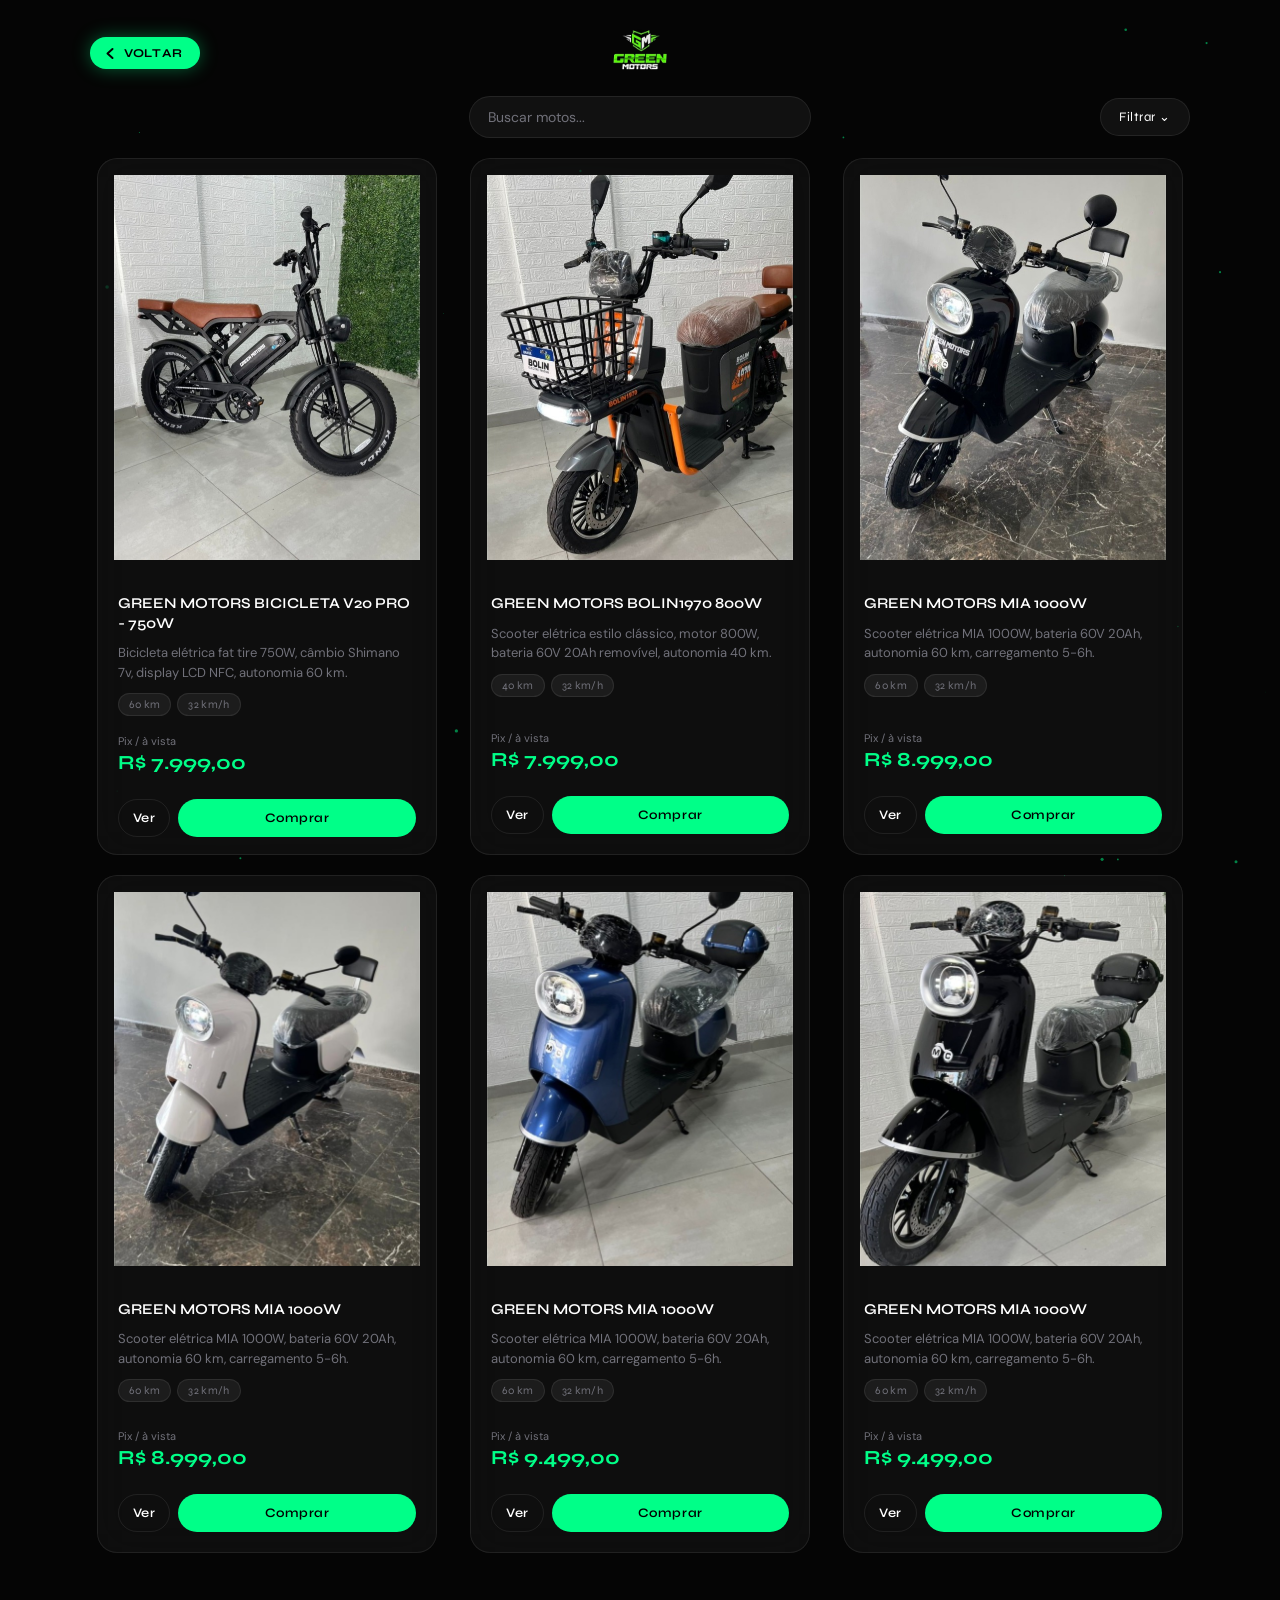
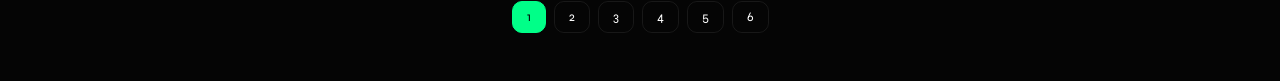
<file: catalogo/catalogo.html>
<!DOCTYPE html>
<html lang="pt-BR">
<head>
<meta charset="UTF-8">
<meta name="viewport" content="width=device-width, initial-scale=1.0">
<title>GreenMotors — Catálogo</title>

<link href="https://fonts.googleapis.com/css2?family=Syne:wght@400;600;700&family=DM+Sans:wght@300;400;500&display=swap" rel="stylesheet">

<style>
/* ─── TOKENS ─── */
:root {
  --green:      #00ff88;
  --green-dim:  rgba(0,255,136,0.12);
  --green-glow: rgba(0,255,136,0.35);
  --bg:         #050505;
  --glass:      rgba(255,255,255,0.04);
  --border:     rgba(255,255,255,0.08);
  --text:       #fff;
  --muted:      #71717a;
}
 
/* ─── RESET ─── */
*, *::before, *::after { box-sizing: border-box; margin: 0; padding: 0; }
body {
  font-family: 'DM Sans', sans-serif;
  background: var(--bg);
  color: var(--text);
  min-height: 100vh;
  overflow-x: hidden;
}
a { text-decoration: none; color: inherit; }
button { font-family: inherit; cursor: pointer; }
 
/* ─── CANVAS BG ─── */
canvas {
  position: fixed;
  inset: 0;
  z-index: -1;
  pointer-events: none;
}
 
/*  HEADER  */
.header {
  padding: 16px 16px 12px;
  display: flex;
  flex-direction: column;
  gap: 14px;
  max-width: 1140px;
  margin: 0 auto;
  width: 100%;
}
 
/* TOP ROW */
.header-top {
  display: grid;
  grid-template-columns: 1fr auto 1fr;
  align-items: center;
}
 
.logo {
  width: 58px;
  justify-self: center;
}
 
/* ── BOTÃO VOLTAR ── */
.btn-back {
  justify-self: start;
  display: inline-flex;
  align-items: center;
  gap: 7px;
  background: var(--green);
  color: #000;
  font-family: 'Syne', sans-serif;
  font-weight: 700;
  font-size: 12px;
  letter-spacing: .06em;
  text-transform: uppercase;
  padding: 9px 18px 9px 14px;
  border: none;
  border-radius: 30px;
  box-shadow: 0 0 18px var(--green-glow);
  transition: transform .2s, box-shadow .2s;
}
.btn-back:hover {
  transform: translateX(-3px);
  box-shadow: 0 0 30px var(--green-glow);
}
.btn-back svg { flex-shrink: 0; }
 
/* ── SEARCH ROW ── */
.header-search {
  display: grid;
  grid-template-columns: 1fr auto;
  align-items: center;
  gap: 10px;
}
 
.search-spacer { display: none; }
 
.search-container { position: relative; width: 100%; }
 
.search-container input {
  width: 100%;
  padding: 11px 18px;
  border-radius: 30px;
  border: 1px solid var(--border);
  background: rgba(255,255,255,0.05);
  color: var(--text);
  font-family: 'DM Sans', sans-serif;
  font-size: 14px;
  outline: none;
  transition: border-color .2s, box-shadow .2s;
}
.search-container input:focus {
  border-color: var(--green);
  box-shadow: 0 0 0 3px rgba(0,255,136,.10);
}
.search-container input::placeholder { color: var(--muted); }
 
/* Sugestões */
#suggestions {
  position: absolute;
  top: calc(100% + 6px);
  left: 0;
  width: 100%;
  background: #111;
  border: 1px solid var(--border);
  border-radius: 12px;
  overflow: hidden;
  display: none;
  z-index: 100;
}
#suggestions div {
  padding: 10px 16px;
  font-size: 14px;
  cursor: pointer;
  transition: background .15s, color .15s;
}
#suggestions div:hover { background: var(--green); color: #000; }
 
/* ── FILTRO WRAPPER ── */
.filter-btn-wrapper {
  position: relative;
  display: inline-block;
}
 
.btn-filter {
  border: 1px solid var(--border);
  background: rgba(255,255,255,0.05);
  color: var(--text);
  font-family: 'Syne', sans-serif;
  font-size: 13px;
  letter-spacing: .04em;
  padding: 10px 18px;
  border-radius: 30px;
  white-space: nowrap;
  transition: border-color .2s, background .2s;
}
.btn-filter:hover,
.btn-filter.open { border-color: var(--green); background: var(--green-dim); }
 
.filter-dropdown {
  position: absolute;
  top: calc(100% + 8px);
  right: 0;
  min-width: 220px;
  background: #111;
  border: 1px solid var(--border);
  border-radius: 14px;
  overflow: hidden;
  z-index: 200;
  display: none;
  box-shadow: 0 14px 40px rgba(0,0,0,.7);
}
.filter-dropdown.open { display: block; }
 
.filter-header {
  padding: 10px 16px 8px;
  font-family: 'Syne', sans-serif;
  font-size: 11px;
  letter-spacing: .1em;
  text-transform: uppercase;
  color: var(--muted);
  border-bottom: 1px solid var(--border);
}
 
.filter-option {
  display: flex;
  align-items: center;
  gap: 10px;
  padding: 12px 16px;
  font-size: 14px;
  cursor: pointer;
  border: none;
  background: transparent;
  color: var(--text);
  width: 100%;
  text-align: left;
  font-family: 'DM Sans', sans-serif;
  transition: background .15s, color .15s;
}
.filter-option:hover,
.filter-option.active { background: var(--green-dim); color: var(--green); }
 
.filter-option .check {
  margin-left: auto;
  color: var(--green);
  opacity: 0;
  font-size: 13px;
}
.filter-option.active .check { opacity: 1; }
.filter-sep { height: 1px; background: var(--border); }
 
/* CATALOG GRID — mobile-first */
.catalog-grid {
  display: grid;
  grid-template-columns: repeat(2, 1fr);
  gap: 16px;
  padding: 8px 16px 40px;
  max-width: 1140px;
  margin: 0 auto;
  justify-items: center;
}
 
/* ── CARD ── */
.card {
  background: var(--glass);
  backdrop-filter: blur(20px);
  -webkit-backdrop-filter: blur(20px);
  border: 1px solid var(--border);
  border-radius: 20px;
  overflow: hidden;
  width: 100%;
  max-width: 340px;
  display: flex;          
  flex-direction: column;
  transition: transform .35s, border-color .35s, box-shadow .35s;
}
.card:hover {
  transform: translateY(-6px);
  border-color: var(--green);
  box-shadow: 0 8px 32px rgba(0,255,136,.15);
}
 
/* Imagem */
.card-img-wrap {
  width: 100%;
  height: 200px;
  flex-shrink: 0;
  overflow: hidden;
  display: flex;
  align-items: center;
  justify-content: center;
  padding: 16px;
}
.card-img-wrap img {
  width: 100%;
  height: 100%;
  object-fit: fill;
  transition: transform .4s;
}
.card:hover .card-img-wrap img { transform: scale(1.04); }
 
/* INFO */
.info {
  padding: 18px 20px 20px;
  display: flex;
  flex-direction: column;
  gap: 10px;
  flex: 1;
}
 
.info h3 {
  font-family: 'Syne', sans-serif;
  font-size: 15px;
  font-weight: 600;
  line-height: 1.3;
}
 
/* Descrição */
.info-desc {
  font-size: 13px;
  color: var(--muted);
  line-height: 1.5;
  min-height: 40px;
  display: -webkit-box;
  line-clamp: 2;
  -webkit-box-orient: vertical;
  overflow: hidden;
}
 
.specs {
  display: flex;
  flex-wrap: wrap;
  gap: 6px;
}
.specs span {
  font-size: 11px;
  font-family: 'Syne', sans-serif;
  letter-spacing: .03em;
  padding: 4px 10px;
  border-radius: 20px;
  background: rgba(255,255,255,0.06);
  border: 1px solid var(--border);
  color: var(--muted);
}
 
/* Preço colado à base */
.price {
  margin-top: auto;
  padding-top: 8px;
}
.price .label {
  font-size: 11px;
  color: var(--muted);
  margin-bottom: 2px;
}
.price strong {
  font-family: 'Syne', sans-serif;
  color: var(--green);
  font-size: 20px;
  font-weight: 700;
}
 
.actions {
  display: flex;
  gap: 8px;
  margin-top: 14px;
}
.btn {
  flex: 1;
  padding: 10px 14px;
  border-radius: 20px;
  font-family: 'Syne', sans-serif;
  font-size: 13px;
  font-weight: 600;
  letter-spacing: .04em;
  border: none;
  transition: transform .2s, box-shadow .2s, background .2s;
}
.btn:active { transform: scale(.97); }
 
.primary { background: var(--green); color: #000; }
.primary:hover { box-shadow: 0 0 20px var(--green-glow); }
 
.outline {
  background: transparent;
  border: 1px solid var(--border);
  color: var(--text);
}
.outline:hover { border-color: var(--green); color: var(--green); }
 
/* ─── PAGINATION ─── */
.pagination {
  display: flex;
  justify-content: center;
  gap: 8px;
  padding: 0 16px 48px;
}
.pagination button {
  background: transparent;
  border: 1px solid var(--border);
  color: var(--text);
  padding: 7px 14px;
  border-radius: 10px;
  font-family: 'Syne', sans-serif;
  font-size: 13px;
  transition: border-color .2s, color .2s;
}
.pagination button:hover { border-color: var(--green); color: var(--green); }
.pagination button.active {
  background: var(--green);
  color: #000;
  border-color: var(--green);
}
 
/* RESPONSIVIDADE */
 
/* Tablet ≥ 640px — 2 colunas */
@media (min-width: 640px) {
  .catalog-grid {
    grid-template-columns: repeat(2, 1fr);
  }
  /* search: vazio | input | filtro */
  .header-search {
    grid-template-columns: 1fr minmax(0, 340px) auto;
  }
  .search-spacer { display: block; }

  .card-img-wrap img {
  object-fit: fill;
  
}
}
 
/* Desktop ≥ 1024px — 3 colunas */
@media (min-width: 1024px) {
  .header { padding: 24px 20px 12px; }
 
  .catalog-grid {
    grid-template-columns: repeat(3, 1fr);
    gap: 20px;
    padding: 8px 20px 48px;
  }
 
  .header-search {
    grid-template-columns: 1fr 1fr 1fr;
    gap: 0;
  }
  .search-spacer    { display: block; grid-column: 1; }
  .search-container { grid-column: 2; padding: 0 12px; }
  .filter-btn-wrapper {
    grid-column: 3;
    display: flex;
    justify-content: flex-end;
    align-items: center;
  }
}
 
/* Wide ≥ 1200px */
@media (min-width: 1200px) {
  .card-img-wrap { height: 60%; }
}
</style>
</head>

<body>

<canvas id="bg"></canvas>

<div class="header">

  <!-- TOPO -->
  <div class="header-top">
    <a href="../index.html">
      <button class="btn-back">
        <svg width="13" height="13" viewBox="0 0 13 13" fill="none">
          <path d="M8.5 2L3.5 6.5L8.5 11" stroke="currentColor" stroke-width="2"
                stroke-linecap="round" stroke-linejoin="round"/>
        </svg>
        Voltar
      </button>
    </a>

    <img src="../assets/logo-greenmotors.png" class="logo" alt="GreenMotors">

    <div></div>
  </div>

  <!-- SEARCH + FILTRO -->
  <div class="header-search">
    <div class="search-spacer"></div>

    <div class="search-container">
      <input type="text" id="searchInput" placeholder="Buscar motos...">
      <div id="suggestions"></div>
    </div>

    <div class="filter-btn-wrapper">
      <button class="btn-filter" id="btnFilter" onclick="toggleFiltro()">Filtrar ⌄</button>
      <div class="filter-dropdown" id="filterDropdown">
        <div class="filter-header">Ordenar por preço</div>
        <button class="filter-option" data-sort="asc" onclick="aplicarFiltro('asc')">
          ↑ Menor para maior <span class="check">✓</span>
        </button>
        <div class="filter-sep"></div>
        <button class="filter-option" data-sort="desc" onclick="aplicarFiltro('desc')">
          ↓ Maior para menor <span class="check">✓</span>
        </button>
        <div class="filter-sep"></div>
        <button class="filter-option" data-sort="none" onclick="aplicarFiltro('none')">
          ↺ Padrão <span class="check">✓</span>
        </button>
      </div>
    </div>
  </div>

</div>

<div class="catalog-grid" id="catalogGrid"></div>
<div class="pagination"   id="pagination"></div>

<script>
/* ─── CANVAS BG ───*/
const canvas = document.getElementById("bg");
const ctx    = canvas.getContext("2d");

function resizeCanvas() {
  canvas.width  = window.innerWidth;
  canvas.height = window.innerHeight;
}
resizeCanvas();
window.addEventListener("resize", resizeCanvas);

let particles = Array.from({ length: 60 }, () => ({
  x: Math.random() * canvas.width,
  y: Math.random() * canvas.height,
  r: Math.random() * 2,
  d: Math.random() * 1,
}));

function draw() {
  ctx.clearRect(0, 0, canvas.width, canvas.height);
  ctx.fillStyle = "rgba(0,255,136,0.5)";
  particles.forEach(p => {
    ctx.beginPath();
    ctx.arc(p.x, p.y, p.r, 0, Math.PI * 2);
    ctx.fill();
    p.y += p.d;
    if (p.y > canvas.height) p.y = 0;
  });
  requestAnimationFrame(draw);
}
draw();

/* ─── DOM ─── */
const grid           = document.getElementById("catalogGrid");
const paginationEl   = document.getElementById("pagination");
const searchInput    = document.getElementById("searchInput");
const suggestions    = document.getElementById("suggestions");
const btnFilter      = document.getElementById("btnFilter");
const filterDropdown = document.getElementById("filterDropdown");

/* ─── STATE ─── */
let produtos  = [];
let filtrados = [];
let sortMode  = "none";
const PER_PAGE = 6;
let currentPage = 1;

/* ─── LOAD  ─── */
async function carregar() {
  const res = await fetch("produtos.json");
  produtos  = await res.json();
  filtrados = [...produtos];
  const params     = new URLSearchParams(window.location.search);
  const paginaInicial = parseInt(params.get("page")) || 1;
  render(paginaInicial);
}
carregar();

/* ─── SORT ─── */
function parsePrice(p) {
  // precoPix é string no formato "8.990" ou "15.490,50"
  // 1) remove pontos (separador de milhar)
  // 2) troca vírgula por ponto (separador decimal, se existir)
  return parseFloat(String(p.precoPix).replace(/R\$\s*/g,"").replace(/\./g,"").replace(",",".")) || 0;
}
function sortArray(arr) {
  if (sortMode === "asc")  return [...arr].sort((a, b) => parsePrice(a) - parsePrice(b));
  if (sortMode === "desc") return [...arr].sort((a, b) => parsePrice(b) - parsePrice(a));
  return arr;
}

/* ─── WHATSAPP ──── */
const numero = "5521983348942";

function comprarWhatsApp(p) {
  const msg = encodeURIComponent(
    `Olá! Quero comprar a ${p.nome}.\n\n` +
    `💰 À vista: ${p.precoPix}\n` +
    `💳 Parcelado: ${p.precoParcelado}\n\n` +
    `Pode me dar mais detalhes?`
  );
  window.open(`https://wa.me/${numero}?text=${msg}`, "_blank");
}

/* ─── CARD  ── */
function createCard(p) {
  const rawImg = p.imagens ? p.imagens[0] : p.imagem;
  const img = rawImg.replace('/assets/Modelos/', 'Modelos/');
  return `
  <div class="card">
    <div class="card-img-wrap">
      <img src="${img}" alt="${p.nome}">
    </div>
    <div class="info">
      <h3>${p.nome}</h3>
      <p class="info-desc">${p.descricao}</p>
      <div class="specs">
        <span>${p.autonomia}</span>
        <span>${p.velocidade}</span>
      </div>
      <div class="price">
        <div class="label">Pix / à vista</div>
        <strong>${p.precoPix}</strong>
      </div>
      <div class="actions">
        <a href="produto.html?id=${p.id}&page=${currentPage}">
          <button class="btn outline">Ver</button>
        </a>
        <button class="btn primary" onclick='comprarWhatsApp(${JSON.stringify(p)})'>Comprar</button>
      </div>
    </div>
  </div>`;
}

/* ─── RENDER ─── */
function render(page) {
  currentPage = page;
  const sorted = sortArray(filtrados);
  const start  = (page - 1) * PER_PAGE;
  grid.innerHTML = sorted.slice(start, start + PER_PAGE).map(createCard).join("");
  renderPagination(sorted.length);
}

function renderPagination(total) {
  const pages = Math.ceil(total / PER_PAGE);
  paginationEl.innerHTML = Array.from({ length: pages }, (_, i) => {
    const n = i + 1;
    return `<button class="${n === currentPage ? 'active' : ''}" onclick="render(${n})">${n}</button>`;
  }).join("");
}

/* ─── BUSCA ─── */
searchInput.addEventListener("input", () => {
  const termo = searchInput.value.toLowerCase().trim();

  if (!termo) {
    suggestions.style.display = "none";
    filtrados = [...produtos];
    render(1);
    return;
  }

  const resultados = produtos.filter(p =>
    p.nome.toLowerCase().includes(termo)
  );

  if (resultados.length === 0) {
    suggestions.innerHTML = `<div style="color:var(--muted);cursor:default;pointer-events:none;">Nenhum produto encontrado</div>`;
    suggestions.style.display = "block";
    filtrados = [];
    grid.innerHTML = `
      <div style="
        grid-column:1/-1;
        text-align:center;
        padding:60px 20px;
        color:var(--muted);
        font-family:'Syne',sans-serif;
        font-size:15px;
        letter-spacing:.02em;
      ">
        Nenhum produto encontrado para
        &ldquo;<strong style="color:var(--text)">${searchInput.value}</strong>&rdquo;
      </div>`;
    paginationEl.innerHTML = "";
    return;
  }

  suggestions.innerHTML = resultados
    .slice(0, 5)
    .map(p => `<div onclick="selecionarProduto('${p.nome}')">${p.nome}</div>`)
    .join("");
  suggestions.style.display = "block";

  filtrados = resultados;
  render(1);
});

function selecionarProduto(nome) {
  searchInput.value = nome;
  suggestions.style.display = "none";
  filtrados = produtos.filter(p =>
    p.nome.toLowerCase().includes(nome.toLowerCase())
  );
  render(1);
}

document.addEventListener("click", e => {
  if (!e.target.closest(".search-container"))
    suggestions.style.display = "none";
  if (!e.target.closest(".filter-btn-wrapper")) {
    filterDropdown.classList.remove("open");
    btnFilter.classList.remove("open");
  }
});

/* ─── FILTRO ───*/
function toggleFiltro() {
  filterDropdown.classList.toggle("open");
  btnFilter.classList.toggle("open");
}

function aplicarFiltro(mode) {
  sortMode = mode;
  document.querySelectorAll(".filter-option").forEach(btn => {
    btn.classList.toggle("active", btn.dataset.sort === mode);
  });
  const labels = { asc: "Menor ↑", desc: "Maior ↓", none: "Filtrar ⌄" };
  btnFilter.textContent = labels[mode];
  filterDropdown.classList.remove("open");
  btnFilter.classList.remove("open");
  render(1);
}
</script>

</body>
</html>
</file>
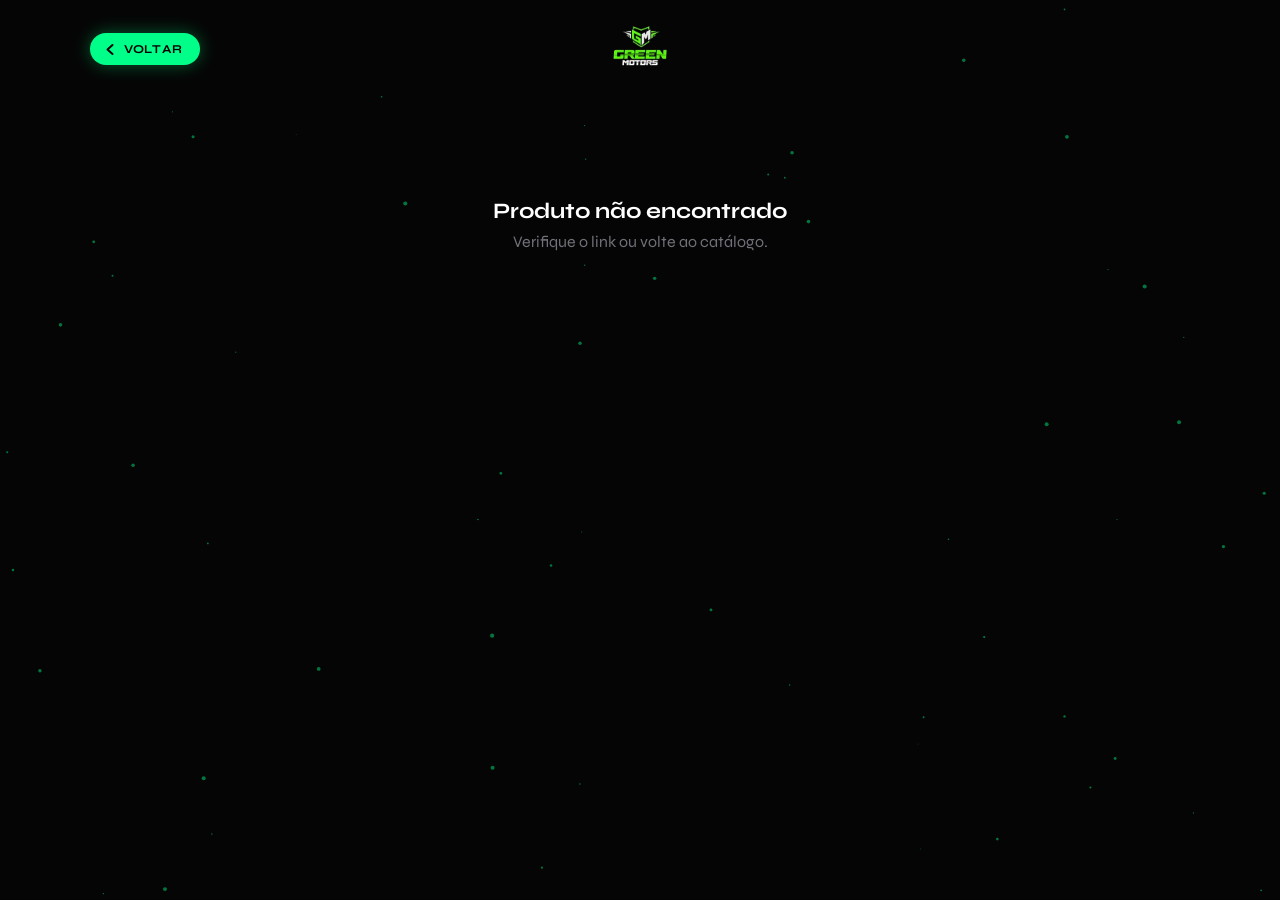
<file: catalogo/produto.html>
<!doctype html>
<html lang="pt-BR">
<head>
  <meta charset="UTF-8" />
  <meta name="viewport" content="width=device-width, initial-scale=1.0" />
  <title>Produto — GreenMotors</title>
  <link href="https://fonts.googleapis.com/css2?family=Syne:wght@400;600;700&family=DM+Sans:wght@300;400;500&display=swap" rel="stylesheet">

  <style>
    /* ─── TOKENS ─── */
    :root {
      --green:      #00ff88;
      --green-dim:  rgba(0,255,136,0.12);
      --green-glow: rgba(0,255,136,0.35);
      --bg:         #050505;
      --glass:      rgba(255,255,255,0.04);
      --border:     rgba(255,255,255,0.08);
      --text:       #fff;
      --muted:      #71717a;
    }

    *, *::before, *::after { box-sizing: border-box; margin: 0; padding: 0; }

    body {
      font-family: 'DM Sans', sans-serif;
      background: var(--bg);
      color: var(--text);
      min-height: 100vh;
      overflow-x: hidden;
    }

    a { text-decoration: none; color: inherit; }
    button { font-family: inherit; cursor: pointer; }

    /* ─── CANVAS BG ─── */
    canvas {
      position: fixed;
      inset: 0;
      z-index: -1;
      pointer-events: none;
    }

    /* ─── HEADER ─── */
    .header {
      max-width: 1140px;
      margin: 0 auto;
      padding: 20px 20px;
      display: grid;
      grid-template-columns: 1fr auto 1fr;
      align-items: center;
    }

    .logo { width: 58px; justify-self: center; }

    .btn-back {
      justify-self: start;
      display: inline-flex;
      align-items: center;
      gap: 7px;
      background: var(--green);
      color: #000;
      font-family: 'Syne', sans-serif;
      font-weight: 700;
      font-size: 12px;
      letter-spacing: .06em;
      text-transform: uppercase;
      padding: 9px 18px 9px 14px;
      border: none;
      border-radius: 30px;
      box-shadow: 0 0 18px var(--green-glow);
      transition: transform .2s, box-shadow .2s;
    }
    .btn-back:hover {
      transform: translateX(-3px);
      box-shadow: 0 0 30px var(--green-glow);
    }

    /* ─── PAGE WRAPPER ─── */
    .page {
      max-width: 1140px;
      margin: 0 auto;
      padding: 20px 20px 60px;
    }

    /* ─── PRODUTO LAYOUT ─── */
    /* mobile: empilhado */
    .produto {
      display: flex;
      flex-direction: column;
      gap: 32px;
    }

    /* .produto-img-wrap substituído por .gallery */

    /* ─── INFO COLUNA ─── */
    .info {
      display: flex;
      flex-direction: column;
      gap: 20px;
    }

    .info h1 {
      font-family: 'Syne', sans-serif;
      font-size: clamp(20px, 4vw, 28px);
      font-weight: 700;
      line-height: 1.2;
    }

    .info-desc {
      font-size: 14px;
      color: var(--muted);
      line-height: 1.7;
    }

    /* ─── SPECS GRID ─── */
    .specs-grid {
      display: grid;
      grid-template-columns: repeat(2, 1fr);
      gap: 10px;
    }

    .spec-item {
      background: var(--glass);
      border: 1px solid var(--border);
      border-radius: 14px;
      padding: 14px 16px;
      display: flex;
      flex-direction: column;
      gap: 4px;
    }
    .spec-label {
      font-family: 'Syne', sans-serif;
      font-size: 10px;
      letter-spacing: .1em;
      text-transform: uppercase;
      color: var(--muted);
    }
    .spec-value {
      font-size: 15px;
      font-weight: 500;
      color: var(--text);
    }

    /* ─── PRICE BOX ─── */
    .price-box {
      background: var(--glass);
      border: 1px solid var(--border);
      border-radius: 16px;
      padding: 20px 22px;
      display: flex;
      flex-direction: column;
      gap: 8px;
    }
    .price-label {
      font-family: 'Syne', sans-serif;
      font-size: 10px;
      letter-spacing: .1em;
      text-transform: uppercase;
      color: var(--muted);
    }
    .price-pix {
      font-family: 'Syne', sans-serif;
      font-size: 32px;
      font-weight: 700;
      color: var(--green);
      line-height: 1;
    }
    .price-parcelado {
      font-size: 13px;
      color: var(--muted);
      padding-top: 4px;
      border-top: 1px solid var(--border);
    }
    .price-parcelado span { color: var(--text); }

    /* ─── BOTÃO WPP ─── */
    .btn-wpp {
      display: flex;
      align-items: center;
      justify-content: center;
      gap: 10px;
      background: var(--green);
      color: #000;
      font-family: 'Syne', sans-serif;
      font-weight: 700;
      font-size: 15px;
      letter-spacing: .04em;
      padding: 16px 28px;
      border: none;
      border-radius: 30px;
      width: 100%;
      box-shadow: 0 0 24px var(--green-glow);
      transition: transform .2s, box-shadow .2s;
    }
    .btn-wpp:hover {
      transform: translateY(-3px);
      box-shadow: 0 0 40px var(--green-glow);
    }
    .btn-wpp svg { flex-shrink: 0; }

    /* ─── BADGE CATEGORIA ─── */
    .badge {
      display: inline-flex;
      align-items: center;
      font-family: 'Syne', sans-serif;
      font-size: 11px;
      letter-spacing: .08em;
      text-transform: uppercase;
      color: var(--green);
      background: var(--green-dim);
      border: 1px solid rgba(0,255,136,0.25);
      padding: 5px 12px;
      border-radius: 20px;
      width: fit-content;
    }

    /* ─── DIVIDER ─── */
    .divider {
      height: 1px;
      background: var(--border);
    }

    /* ─── RESPONSIVIDADE ─── */

    /* Tablet ≥ 768px */
    @media (min-width: 768px) {
      .specs-grid {
        grid-template-columns: repeat(4, 1fr);
      }
    }

    /* Desktop ≥ 1024px — lado a lado */
    @media (min-width: 1024px) {
      .produto {
        flex-direction: row;
        align-items: flex-start;
        gap: 48px;
      }

      /* galeria controlada por .gallery */

      .info { flex: 1; }

      .specs-grid {
        grid-template-columns: repeat(2, 1fr);
      }
    }

    /* Wide ≥ 1200px */
    @media (min-width: 1200px) {
      .specs-grid { grid-template-columns: repeat(4, 1fr); }
    }

    /* ─── GALLERY ─── */
    .gallery {
      display: flex;
      flex-direction: column;
      gap: 12px;
      width: 100%;
    }

    /* Imagem principal */
    .gallery-main {
      width: 100%;
      background: var(--glass);
      border: 1px solid var(--border);
      border-radius: 20px;
      overflow: hidden;
      display: flex;
      align-items: center;
      justify-content: center;
      padding: 32px;
      aspect-ratio: 4/3;
      position: relative;
    }
    .gallery-main img {
      width: 100%;
      height: 100%;
      object-fit: fill;
      transition: opacity 0.25s ease, transform 0.35s ease;
    }
    .gallery-main img.switching {
      opacity: 0;
      transform: scale(0.97);
    }

    /* Miniaturas */
    .gallery-thumbs {
      display: flex;
      gap: 8px;
      overflow-x: auto;
      scrollbar-width: none;
      -ms-overflow-style: none;
      padding-bottom: 2px;
    }
    .gallery-thumbs::-webkit-scrollbar { display: none; }

    .thumb {
      flex-shrink: 0;
      width: 72px;
      height: 72px;
      border-radius: 12px;
      overflow: hidden;
      border: 2px solid var(--border);
      background: var(--glass);
      cursor: pointer;
      transition: border-color 0.2s ease, transform 0.2s ease, box-shadow 0.2s ease;
      padding: 4px;
      display: flex;
      align-items: center;
      justify-content: center;
    }
    .thumb img {
      width: 100%;
      height: 100%;
      object-fit: fill;
      border-radius: 8px;
      pointer-events: none;
    }
    .thumb:hover {
      border-color: rgba(0,255,136,0.45);
      transform: translateY(-2px);
    }
    .thumb.active {
      border-color: var(--green);
      box-shadow: 0 0 12px var(--green-glow);
    }

    /* Desktop: galeria lado a lado com info */
    @media (min-width: 1024px) {
      .gallery {
        width: 480px;
        flex-shrink: 0;
      }
      .gallery-main {
        aspect-ratio: 1/1;
      }
      .thumb {
        width: 80px;
        height: 80px;
      }
    }

    @media (min-width: 1200px) {
      .gallery { width: 520px; }
    }

    /* ─── ESTADO DE ERRO ─── */
    .erro {
      text-align: center;
      padding: 80px 20px;
      font-family: 'Syne', sans-serif;
      color: var(--muted);
    }
    .erro strong { display: block; font-size: 22px; color: var(--text); margin-bottom: 8px; }
  </style>
</head>

<body>
  <canvas id="bg"></canvas>

  <!-- HEADER -->
  <div class="header">
    <a id="btnBack" href="catalogo.html">
      <button class="btn-back">
        <svg width="13" height="13" viewBox="0 0 13 13" fill="none">
          <path d="M8.5 2L3.5 6.5L8.5 11" stroke="currentColor" stroke-width="2"
                stroke-linecap="round" stroke-linejoin="round"/>
        </svg>
        Voltar
      </button>
    </a>

    <img src="../assets/logo-greenmotors.png" class="logo" alt="GreenMotors">

    <div></div><!-- spacer -->
  </div>

  <!-- CONTEÚDO DINÂMICO -->
  <div class="page">
    <div id="produto"></div>
  </div>

  <script>
    /* ─── BOTÃO VOLTAR — mantém a página do catálogo ─── */
    (function () {
      const params = new URLSearchParams(window.location.search);
      const page   = parseInt(params.get("page")) || 1;
      document.getElementById("btnBack").href = `catalogo.html?page=${page}`;
    })();

    /* ─── CANVAS BG ─── */
    const canvas = document.getElementById("bg");
    const ctx    = canvas.getContext("2d");

    function resizeCanvas() {
      canvas.width  = window.innerWidth;
      canvas.height = window.innerHeight;
    }
    resizeCanvas();
    window.addEventListener("resize", resizeCanvas);

    const particles = Array.from({ length: 60 }, () => ({
      x: Math.random() * canvas.width,
      y: Math.random() * canvas.height,
      r: Math.random() * 1.8 + 0.3,
      d: Math.random() * 0.6 + 0.2,
    }));

    function draw() {
      ctx.clearRect(0, 0, canvas.width, canvas.height);
      ctx.fillStyle = "rgba(0,255,136,0.45)";
      particles.forEach(p => {
        ctx.beginPath();
        ctx.arc(p.x, p.y, p.r, 0, Math.PI * 2);
        ctx.fill();
        p.y += p.d;
        if (p.y > canvas.height) { p.y = 0; p.x = Math.random() * canvas.width; }
      });
      requestAnimationFrame(draw);
    }
    draw();

    /* ─── PRODUTO ─── */
    const numero = "5521983348942";

    async function carregarProduto() {
      try {
        const response = await fetch("produtos.json");
        const produtos  = await response.json();

        const params = new URLSearchParams(window.location.search);
        const id     = params.get("id");
        const p      = produtos.find(x => x.id === id);

        if (!p) {
          document.getElementById("produto").innerHTML = `
            <div class="erro">
              <strong>Produto não encontrado</strong>
              Verifique o link ou volte ao catálogo.
            </div>`;
          return;
        }

       
        const rawImagens = Array.isArray(p.imagens) && p.imagens.length > 0
          ? p.imagens
          : [p.imagem];

        /* Corrige caminhos do JSON: /assets/Modelos/... → Modelos/... */
        const imagens = rawImagens.map(src => src.replace('/assets/Modelos/', 'Modelos/'));

        /* monta msg WPP */
        const msg = encodeURIComponent(
          `Olá! Quero comprar a ${p.nome}.\n\n` +
          `💰 À vista: ${p.precoPix}\n` +
          `💳 Parcelado: ${p.precoParcelado}\n\n` +
          `Pode me dar mais detalhes?`
        );

        /* Gera miniaturas somente se houver mais de 1 foto */
        const thumbsHTML = imagens.length > 1
          ? `<div class="gallery-thumbs" id="thumbs">
              ${imagens.map((src, i) => `
                <div class="thumb ${i === 0 ? 'active' : ''}" data-index="${i}">
                  <img src="${src}" alt="${p.nome} foto ${i + 1}">
                </div>`).join("")}
            </div>`
          : "";

        document.getElementById("produto").innerHTML = `
          <div class="produto">

            <!-- GALERIA -->
            <div class="gallery">
              <div class="gallery-main">
                <img src="${imagens[0]}" alt="${p.nome}" id="mainImg">
              </div>
              ${thumbsHTML}
            </div>

            <!-- INFO -->
            <div class="info">

              ${p.categoria ? `<span class="badge">${p.categoria}</span>` : ""}

              <h1>${p.nome}</h1>

              <p class="info-desc">${p.descricaoCompleta || p.descricao}</p>

              <div class="divider"></div>

              <!-- SPECS -->
              <div class="specs-grid">
                <div class="spec-item">
                  <span class="spec-label">Autonomia</span>
                  <span class="spec-value">${p.autonomia}</span>
                </div>
                <div class="spec-item">
                  <span class="spec-label">Velocidade</span>
                  <span class="spec-value">${p.velocidade}</span>
                </div>
                <div class="spec-item">
                  <span class="spec-label">Carregamento</span>
                  <span class="spec-value">${p.carregamento}</span>
                </div>
                <div class="spec-item">
                  <span class="spec-label">Capacidade</span>
                  <span class="spec-value">${p.capacidade}</span>
                </div>
              </div>

              <div class="divider"></div>

              <!-- PREÇO -->
              <div class="price-box">
                <span class="price-label">Pix / à vista</span>
                <span class="price-pix">${p.precoPix}</span>
                <p class="price-parcelado">
                  💳 Parcelado: <span>${p.precoParcelado}</span>
                </p>
              </div>

              <!-- BOTÃO WPP -->
              <a href="https://wa.me/${numero}?text=${msg}" target="_blank">
                <button class="btn-wpp">
                  <svg width="20" height="20" viewBox="0 0 24 24" fill="currentColor">
                    <path d="M17.472 14.382c-.297-.149-1.758-.867-2.03-.967-.273-.099-.471-.148-.67.15-.197.297-.767.966-.94 1.164-.173.199-.347.223-.644.075-.297-.15-1.255-.463-2.39-1.475-.883-.788-1.48-1.761-1.653-2.059-.173-.297-.018-.458.13-.606.134-.133.298-.347.446-.52.149-.174.198-.298.298-.497.099-.198.05-.371-.025-.52-.075-.149-.669-1.612-.916-2.207-.242-.579-.487-.5-.669-.51-.173-.008-.371-.01-.57-.01-.198 0-.52.074-.792.372-.272.297-1.04 1.016-1.04 2.479 0 1.462 1.065 2.875 1.213 3.074.149.198 2.096 3.2 5.077 4.487.709.306 1.262.489 1.694.625.712.227 1.36.195 1.871.118.571-.085 1.758-.719 2.006-1.413.248-.694.248-1.289.173-1.413-.074-.124-.272-.198-.57-.347m-5.421 7.403h-.004a9.87 9.87 0 01-5.031-1.378l-.361-.214-3.741.982.998-3.648-.235-.374a9.86 9.86 0 01-1.51-5.26c.001-5.45 4.436-9.884 9.888-9.884 2.64 0 5.122 1.03 6.988 2.898a9.825 9.825 0 012.893 6.994c-.003 5.45-4.437 9.884-9.885 9.884m8.413-18.297A11.815 11.815 0 0012.05 0C5.495 0 .16 5.335.157 11.892c0 2.096.547 4.142 1.588 5.945L.057 24l6.305-1.654a11.882 11.882 0 005.683 1.448h.005c6.554 0 11.89-5.335 11.893-11.893a11.821 11.821 0 00-3.48-8.413z"/>
                  </svg>
                  Comprar no WhatsApp
                </button>
              </a>

            </div>
          </div>`;

        /* ── Lógica das miniaturas ── */
        if (imagens.length > 1) {
          const mainImg = document.getElementById("mainImg");
          const thumbs  = document.querySelectorAll(".thumb");

          thumbs.forEach(thumb => {
            thumb.addEventListener("click", () => {
              const idx = parseInt(thumb.dataset.index);

              
              thumbs.forEach(t => t.classList.remove("active"));
              thumb.classList.add("active");

              
              mainImg.classList.add("switching");
              setTimeout(() => {
                mainImg.src = imagens[idx];
                mainImg.classList.remove("switching");
              }, 200);
            });
          });
        }

      } catch (erro) {
        console.error(erro);
        document.getElementById("produto").innerHTML = `
          <div class="erro">
            <strong>Erro ao carregar produto</strong>
            Tente novamente mais tarde.
          </div>`;
      }
    }

    carregarProduto();
  </script>
</body>
</html>
</file>
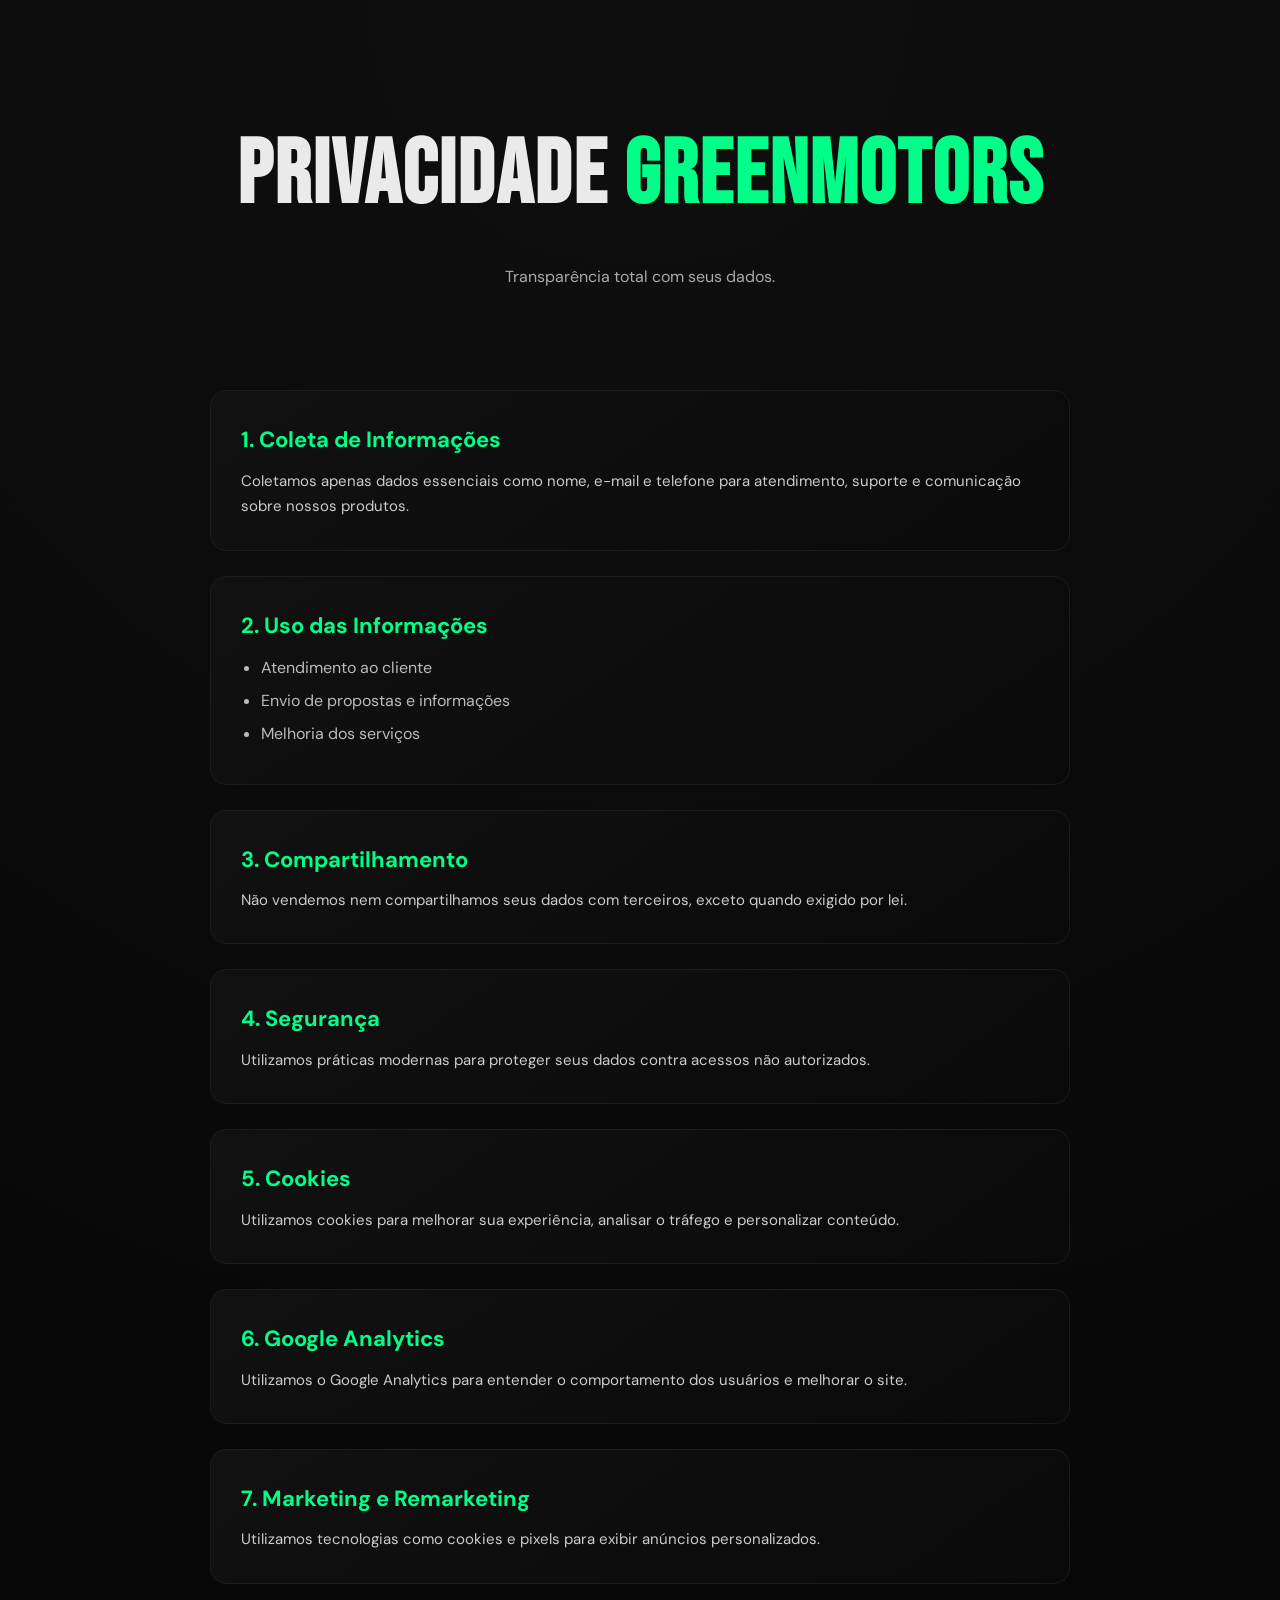
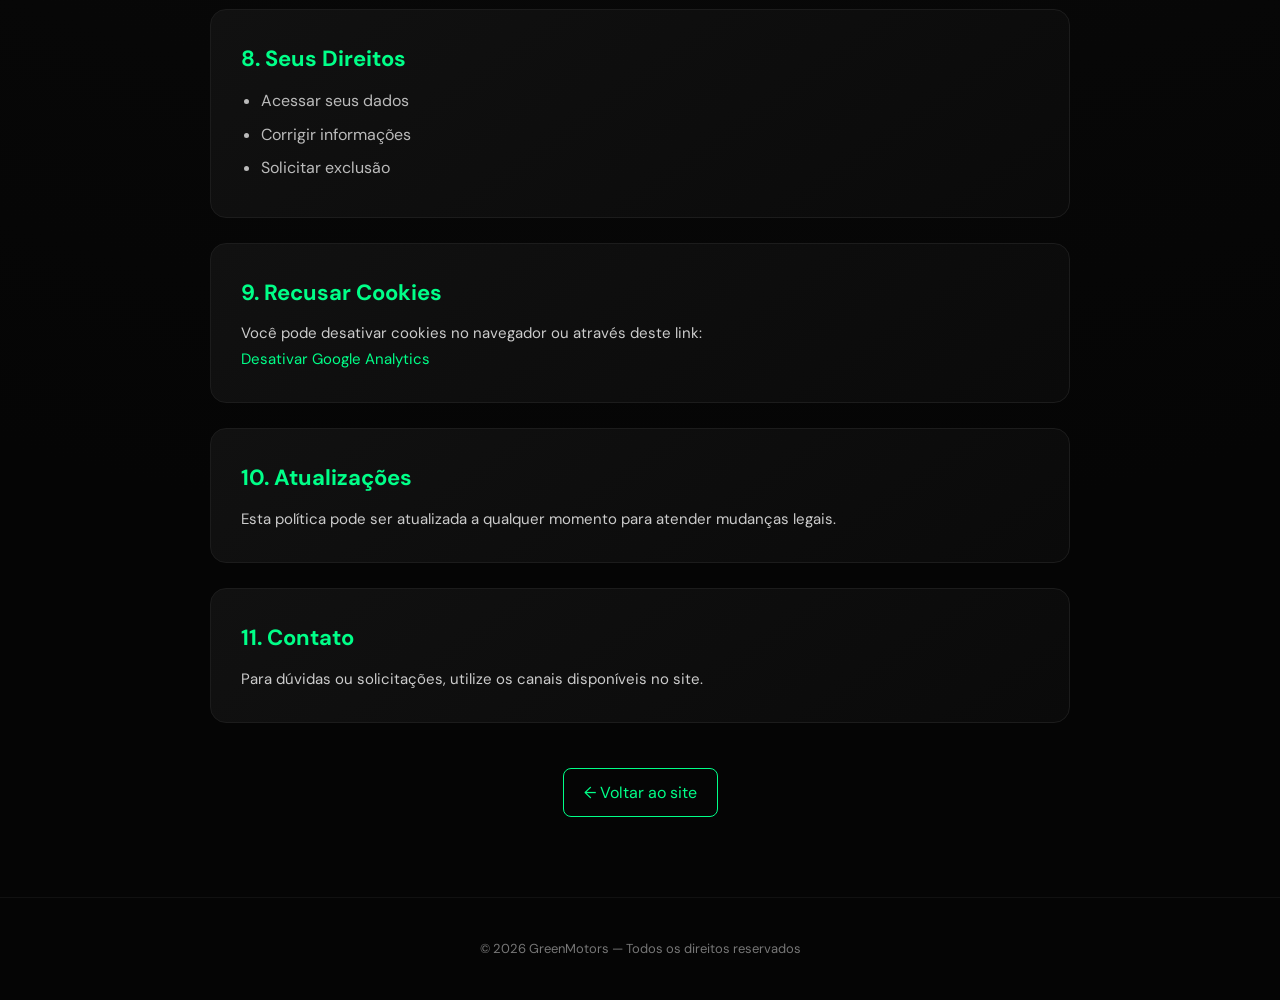
<file: termos/privacidade.html>
<!DOCTYPE html>
<html lang="pt-BR">
<head>
<meta charset="UTF-8">
<meta name="viewport" content="width=device-width, initial-scale=1.0">

<title>Política de Privacidade — GreenMotors</title>

<link href="https://fonts.googleapis.com/css2?family=Bebas+Neue&family=DM+Sans:wght@300;400;500&display=swap" rel="stylesheet">

<style>

/* RESET */
* {
  margin: 0;
  padding: 0;
  box-sizing: border-box;
}

/* BODY */
body {
  font-family: 'DM Sans', sans-serif;
  background: radial-gradient(circle at top, #0f0f0f, #050505 80%);
  color: #eaeaea;
  line-height: 1.7;
}

/* HERO */
.hero {
  text-align: center;
  padding: 100px 20px 60px;
}

.hero h1 {
  font-family: 'Bebas Neue', sans-serif;
  font-size: clamp(48px, 8vw, 90px);
  letter-spacing: 2px;
}

.hero span {
  color: #00ff88;
}

.hero p {
  color: #aaa;
  margin-top: 10px;
}

/* CONTAINER */
.container {
  max-width: 900px;
  margin: auto;
  padding: 40px 20px 80px;
}

/* CARD */
.section {
  background: linear-gradient(145deg, #111, #0a0a0a);
  border: 1px solid #1c1c1c;
  border-radius: 16px;
  padding: 30px;
  margin-bottom: 25px;
  transition: 0.3s;
}

.section:hover {
  border-color: #00ff88;
  transform: translateY(-4px);
}

/* TITLES */
.section h2 {
  font-size: 22px;
  margin-bottom: 10px;
  color: #00ff88;
}

/* TEXT */
.section p {
  color: #ccc;
  font-size: 15px;
}

/* LIST */
.section ul {
  margin-top: 10px;
  padding-left: 20px;
}

.section li {
  margin-bottom: 6px;
  color: #bbb;
}

/* LINK */
a {
  color: #00ff88;
  text-decoration: none;
}

/* FOOTER */
.footer {
  text-align: center;
  padding: 40px;
  border-top: 1px solid #111;
  color: #777;
  font-size: 13px;
}

/* BOTÃO VOLTAR */
.back {
  display: inline-block;
  margin-top: 20px;
  padding: 10px 20px;
  border: 1px solid #00ff88;
  border-radius: 8px;
  color: #00ff88;
  transition: 0.3s;
}

.back:hover {
  background: #00ff88;
  color: black;
}

</style>
</head>

<body>

<!-- HERO -->
<div class="hero">
  <h1>Privacidade <span>GreenMotors</span></h1>
  <p>Transparência total com seus dados.</p>
</div>

<!-- CONTEÚDO -->
<div class="container">

  <div class="section">
    <h2>1. Coleta de Informações</h2>
    <p>Coletamos apenas dados essenciais como nome, e-mail e telefone para atendimento, suporte e comunicação sobre nossos produtos.</p>
  </div>

  <div class="section">
    <h2>2. Uso das Informações</h2>
    <ul>
      <li>Atendimento ao cliente</li>
      <li>Envio de propostas e informações</li>
      <li>Melhoria dos serviços</li>
    </ul>
  </div>

  <div class="section">
    <h2>3. Compartilhamento</h2>
    <p>Não vendemos nem compartilhamos seus dados com terceiros, exceto quando exigido por lei.</p>
  </div>

  <div class="section">
    <h2>4. Segurança</h2>
    <p>Utilizamos práticas modernas para proteger seus dados contra acessos não autorizados.</p>
  </div>

  <div class="section">
    <h2>5. Cookies</h2>
    <p>Utilizamos cookies para melhorar sua experiência, analisar o tráfego e personalizar conteúdo.</p>
  </div>

  <div class="section">
    <h2>6. Google Analytics</h2>
    <p>Utilizamos o Google Analytics para entender o comportamento dos usuários e melhorar o site.</p>
  </div>

  <div class="section">
    <h2>7. Marketing e Remarketing</h2>
    <p>Utilizamos tecnologias como cookies e pixels para exibir anúncios personalizados.</p>
  </div>

  <div class="section">
    <h2>8. Seus Direitos</h2>
    <ul>
      <li>Acessar seus dados</li>
      <li>Corrigir informações</li>
      <li>Solicitar exclusão</li>
    </ul>
  </div>

  <div class="section">
    <h2>9. Recusar Cookies</h2>
    <p>
      Você pode desativar cookies no navegador ou através deste link:
      <br>
      <a href="https://tools.google.com/dlpage/gaoptout/" target="_blank">
        Desativar Google Analytics
      </a>
    </p>
  </div>

  <div class="section">
    <h2>10. Atualizações</h2>
    <p>Esta política pode ser atualizada a qualquer momento para atender mudanças legais.</p>
  </div>

  <div class="section">
    <h2>11. Contato</h2>
    <p>Para dúvidas ou solicitações, utilize os canais disponíveis no site.</p>
  </div>

  <div style="text-align:center">
    <a href="/index.html" class="back">← Voltar ao site</a>
  </div>

</div>

<!-- FOOTER -->
<div class="footer">
  © 2026 GreenMotors — Todos os direitos reservados
</div>

</body>
</html>
</file>
